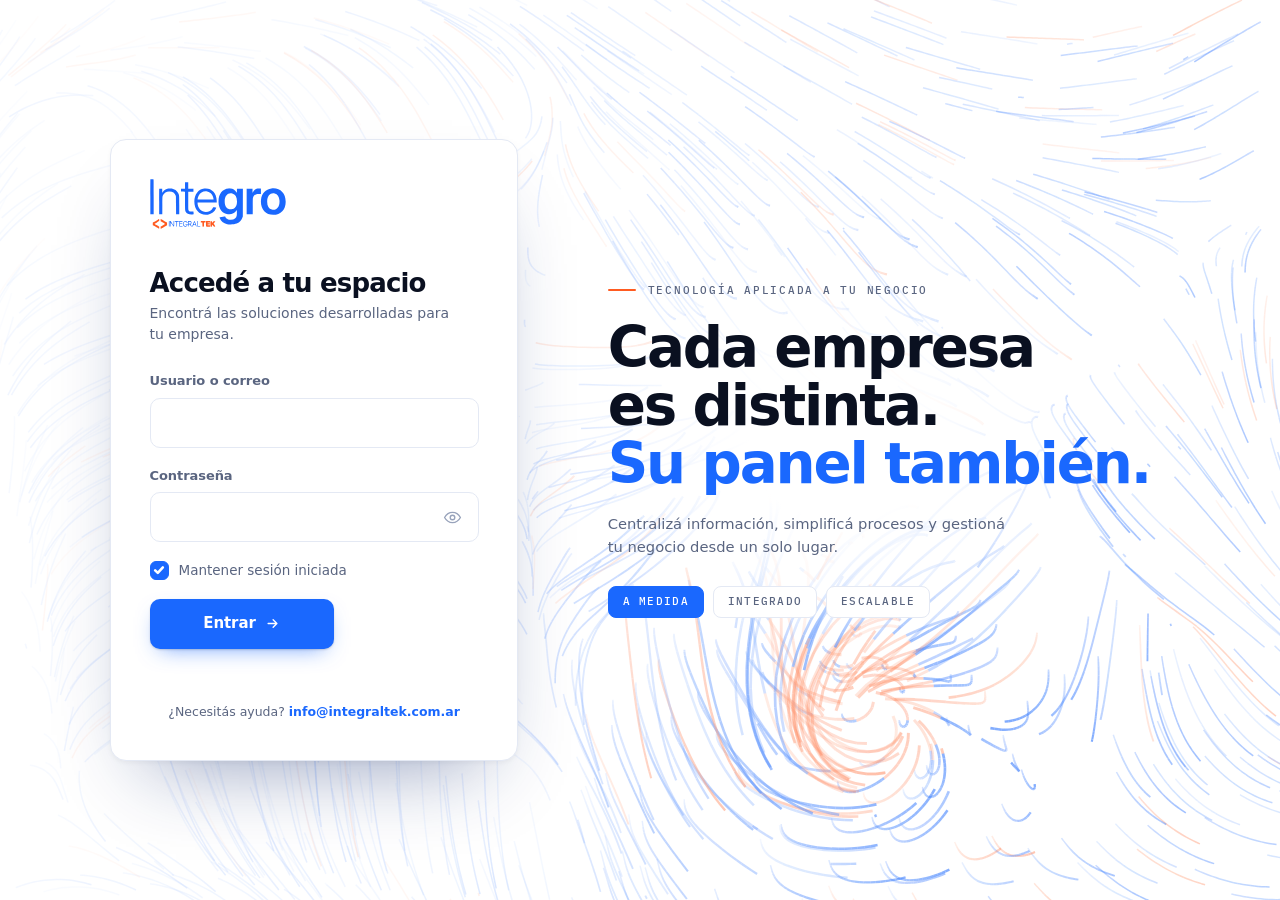
<file: index.html>
<!DOCTYPE html><html lang="es"><head><meta charSet="utf-8"/><meta name="viewport" content="width=device-width, initial-scale=1"/><link rel="stylesheet" href="https://fonts.googleapis.com/css2?family=Inter:wght@300;400;500;600;700&amp;family=IBM+Plex+Mono:wght@400;500&amp;display=swap" data-precedence="default"/><link rel="stylesheet" href="/assets/styles-DW33GcVM.css" data-precedence="default"/><link rel="stylesheet" href="/assets/index-BonA5RdL.css" data-precedence="default"/><link rel="stylesheet" href="/assets/clientes-DkCMvm20.css" data-precedence="default"/><title>Inicio — Integraltek</title><meta name="author" content="Integraltek"/><meta name="description" content="Acceso al escritorio de Integraltek."/><meta property="og:title" content="Inicio — Integraltek"/><meta property="og:description" content="Acceso al escritorio de Integraltek."/><meta property="og:type" content="website"/><meta name="twitter:card" content="summary_large_image"/><link rel="modulepreload" href="/assets/index-DuLY_knW.js"/><link rel="modulepreload" href="/assets/rolldown-runtime-Dd_uD5pT.js"/><link rel="modulepreload" href="/assets/estructura-panel-CsGz5iCw.js"/><link rel="modulepreload" href="/assets/_-BcMJPjgj.js"/><link rel="modulepreload" href="/assets/lazyRouteComponent-DBxi-8gs.js"/><link rel="modulepreload" href="/assets/preload-helper-Czpn1I53.js"/><link rel="modulepreload" href="/assets/tabla-operaciones-DQSLwPVe.js"/><link rel="modulepreload" href="/assets/facturacion-1jDOCpGP.js"/><link rel="preconnect" href="https://fonts.googleapis.com"/><link rel="preconnect" href="https://fonts.gstatic.com" crossorigin="anonymous"/><link rel="icon" href="/favicon.ico" type="image/x-icon"/></head><body><section aria-label="Notifications alt+T" tabindex="-1" aria-live="polite" aria-relevant="additions text" aria-atomic="false" data-react-aria-top-layer="true"></section><script data-tsr-stream-part="">(self.$R=self.$R||{})["tsr"]=[];self.$_TSR={h(){this.hydrated=!0,this.c()},e(){this.streamEnded=!0,this.c()},c(){this.hydrated&&this.streamEnded&&(delete self.$_TSR,delete self.$R.tsr)},p(e){this.initialized?e():this.buffer.push(e)},buffer:[]};$_TSR.router=($R=>$R[0]={manifest:$R[1]={routes:$R[2]={__root__:$R[3]={preloads:$R[4]=["/assets/index-DuLY_knW.js","/assets/rolldown-runtime-Dd_uD5pT.js","/assets/estructura-panel-CsGz5iCw.js","/assets/_-BcMJPjgj.js","/assets/lazyRouteComponent-DBxi-8gs.js","/assets/preload-helper-Czpn1I53.js","/assets/tabla-operaciones-DQSLwPVe.js","/assets/facturacion-1jDOCpGP.js"],scripts:$R[5]=[$R[6]={attrs:$R[7]={type:"module",async:!0,src:"/assets/index-DuLY_knW.js"}}],css:$R[8]=["/assets/index-BonA5RdL.css","/assets/clientes-DkCMvm20.css"]}}},matches:$R[9]=[$R[10]={i:"__root__ ",u:1792864626362,s:"success",ssr:!0}]})($R["tsr"]);$_TSR.e();{let s=document.currentScript,p;while((p=s.previousElementSibling)&&p.hasAttribute('data-tsr-stream-part'))p.remove();s.remove()}</script><script type="module" async="" src="/assets/index-DuLY_knW.js"></script><script>document.currentScript.remove();/*$tsr-stream-boundary*/</script></body></html>
</file>
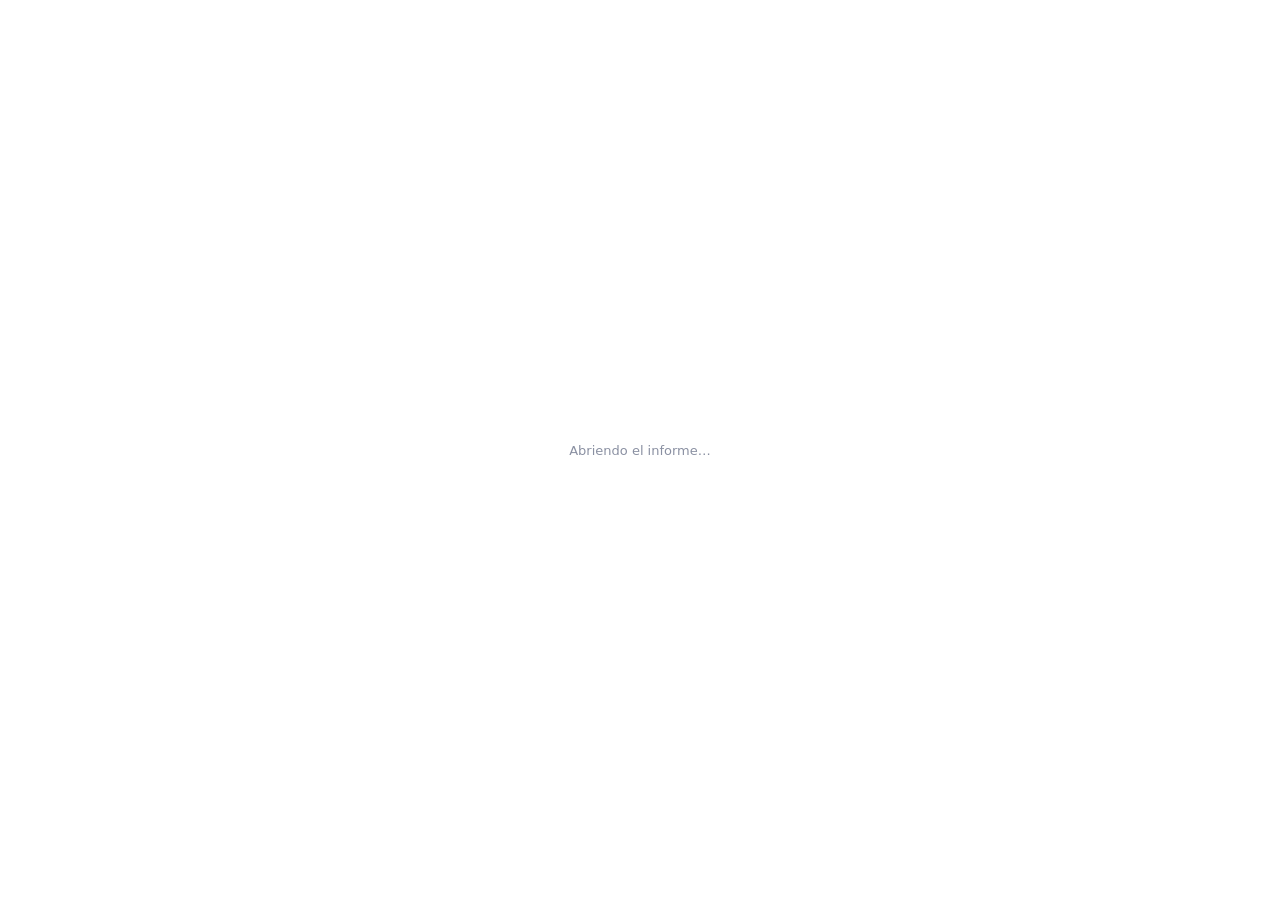
<file: visor-informe.html>
<!doctype html>
<html lang="es">
<head>
<meta charset="utf-8">
<meta name="viewport" content="width=device-width, initial-scale=1">
<title>Informe · Integraltek</title>
<style>html,body{margin:0;height:100%}body{display:grid;place-items:center;font:13px Inter,system-ui,sans-serif;color:#8A90A2;background:transparent}</style>
</head>
<body>
<p>Abriendo el informe…</p>
<script>
/* Visor de los informes de clientes.

   El informe es un HTML de 9 MB con Plotly y sus propios scripts en línea. La CSP
   del panel no los deja correr (y está bien que no), así que se dibuja acá: esta
   página tiene su propia CSP en el .htaccess, y el panel la abre en un <iframe
   sandbox> sin allow-same-origin. Corre en un origen opaco: no ve la sesión, ni
   el localStorage, ni el DOM del panel. Lo único que cruza es el HTML, que manda
   el panel después de bajarlo con la sesión del usuario. */
addEventListener("message", function (e) {
  if (e.source !== parent || !e.data || e.data.tipo !== "itk-informe" || typeof e.data.html !== "string") return;
  // document.open borra este listener: el visor dibuja un solo informe. Para
  // otro, el panel crea otro iframe.
  document.open();
  document.write(e.data.html);
  document.close();
});
parent.postMessage({ tipo: "itk-visor-listo" }, "*");
</script>
</body>
</html>
</file>
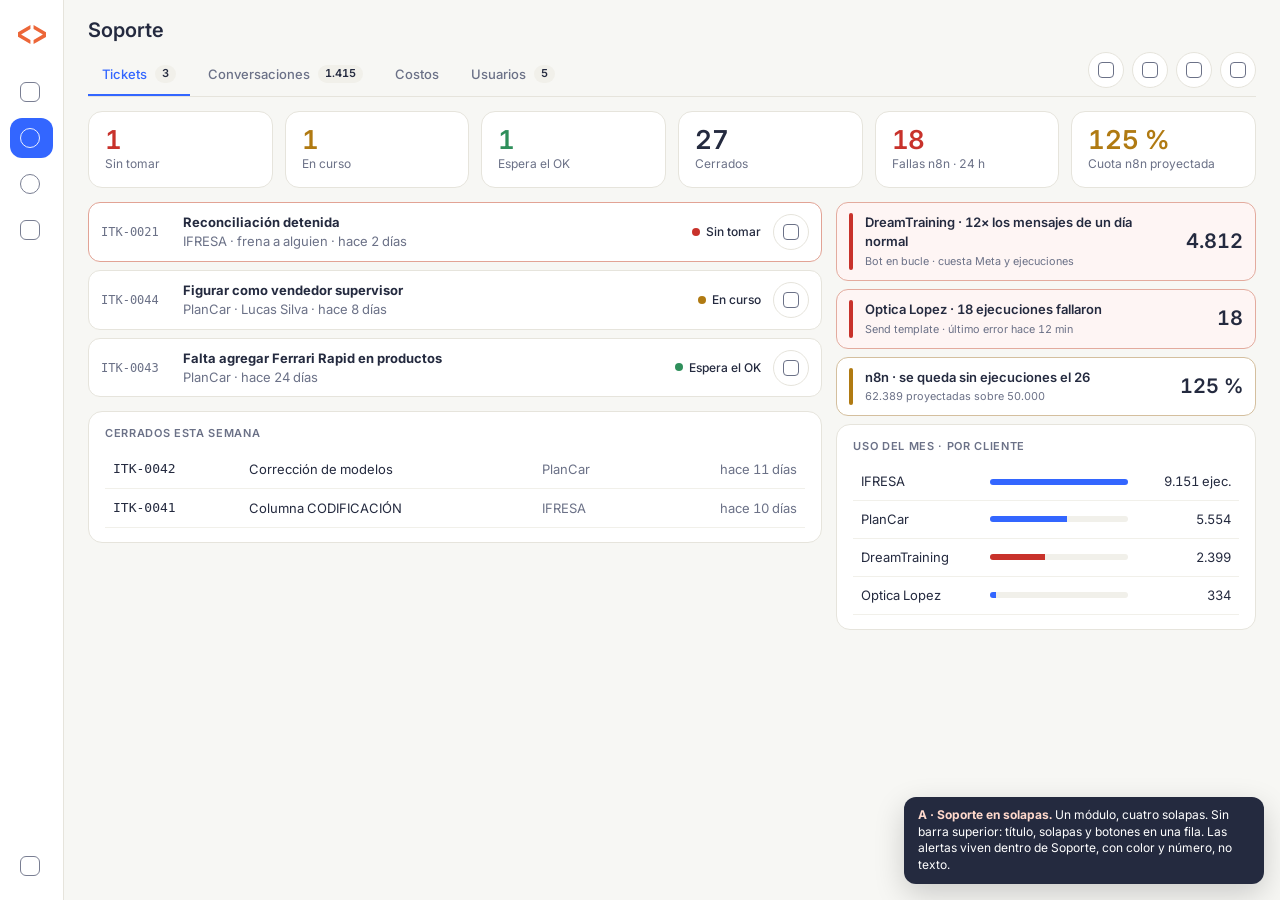
<file: bocetos/a-solapas.html>
<!doctype html>
<html lang="es"><head><meta charset="utf-8"><meta name="viewport" content="width=device-width,initial-scale=1">
<title>A · Soporte en solapas</title><link rel="stylesheet" href="base.css">
<style>
/* Dirección A: un módulo Soporte con solapas. La barra superior desaparece: el título
   y las acciones viven en la misma fila que las solapas. Se ganan ~80 px de alto. */
.encabezado{display:flex;align-items:flex-end;justify-content:space-between;gap:16px;border-bottom:1px solid var(--line)}
.encabezado h1{font-size:20px;font-weight:600;margin:0 0 10px}
.encabezado .solapas{border:0}
.grid{display:grid;grid-template-columns:minmax(0,1.4fr) minmax(300px,.8fr);gap:14px;flex:1;min-height:0}
.lista{display:flex;flex-direction:column;gap:8px}
.fila{display:grid;grid-template-columns:70px 1fr auto auto;gap:12px;align-items:center;padding:10px 12px;border:1px solid var(--line);border-radius:12px;background:var(--card)}
.fila code{font:12px "IBM Plex Mono",monospace;color:var(--muted)}
.fila.frena{border-color:color-mix(in oklab,var(--rojo) 40%,var(--line))}
</style></head><body>
<div class="app">
  <aside class="lateral">
    <div class="logo"><svg viewBox="0 0 1000 678"><polygon points="444,0 0,257 0,422 443,678 444,532 111,339 444,147" fill="#EC6638"/><polygon points="556,0 556,147 889,339 556,533 557,678 999,424 1000,256" fill="#EC6638"/></svg></div>
    <a class="mod" title="Escritorio"><i></i></a>
    <a class="mod on" title="Soporte"><i class="c"></i></a>
    <a class="mod" title="Finanzas"><i class="c"></i></a>
    <a class="mod" title="Informes"><i></i></a>
    <a class="mod" title="Accesos" style="margin-top:auto"><i></i></a>
  </aside>
  <main class="cuerpo">
    <div class="contenido">
      <div class="encabezado">
        <div>
          <h1>Soporte</h1>
          <nav class="solapas"><a class="on">Tickets <b>3</b></a><a>Conversaciones <b>1.415</b></a><a>Costos</a><a>Usuarios <b>5</b></a></nav>
        </div>
        <div class="acciones" style="padding-bottom:8px"><span class="btn" title="Tema"><i></i></span><span class="btn" title="Actualizar"><i></i></span><span class="btn" title="Mejorar el panel"><i></i></span><span class="btn" title="Usuario"><i class="c"></i></span></div>
      </div>

      <section class="kpis">
        <div class="ficha kpi rojo"><strong>1</strong><span>Sin tomar</span></div>
        <div class="ficha kpi ambar"><strong>1</strong><span>En curso</span></div>
        <div class="ficha kpi verde"><strong>1</strong><span>Espera el OK</span></div>
        <div class="ficha kpi"><strong>27</strong><span>Cerrados</span></div>
        <div class="ficha kpi rojo"><strong>18</strong><span>Fallas n8n · 24 h</span></div>
        <div class="ficha kpi ambar"><strong>125 %</strong><span>Cuota n8n proyectada</span></div>
      </section>

      <div class="grid">
        <section class="lista">
          <div class="fila frena"><code>ITK-0021</code><div><strong>Reconciliación detenida</strong><div class="muted">IFRESA · frena a alguien · hace 2 días</div></div><span class="pill rojo">Sin tomar</span><span class="btn" title="Tomar"><i></i></span></div>
          <div class="fila"><code>ITK-0044</code><div><strong>Figurar como vendedor supervisor</strong><div class="muted">PlanCar · Lucas Silva · hace 8 días</div></div><span class="pill ambar">En curso</span><span class="btn" title="Abrir"><i></i></span></div>
          <div class="fila"><code>ITK-0043</code><div><strong>Falta agregar Ferrari Rapid en productos</strong><div class="muted">PlanCar · hace 24 días</div></div><span class="pill verde">Espera el OK</span><span class="btn" title="Abrir"><i></i></span></div>
          <div class="ficha" style="margin-top:6px"><h3>Cerrados esta semana</h3><table><tr><td><code>ITK-0042</code></td><td>Corrección de modelos</td><td class="muted">PlanCar</td><td class="n muted">hace 11 días</td></tr><tr><td><code>ITK-0041</code></td><td>Columna CODIFICACIÓN</td><td class="muted">IFRESA</td><td class="n muted">hace 10 días</td></tr></table></div>
        </section>
        <aside class="lista">
          <div class="alerta rojo"><i></i><div><strong>DreamTraining · 12× los mensajes de un día normal</strong><small>Bot en bucle · cuesta Meta y ejecuciones</small></div><div class="num">4.812</div></div>
          <div class="alerta rojo"><i></i><div><strong>Optica Lopez · 18 ejecuciones fallaron</strong><small>Send template · último error hace 12 min</small></div><div class="num">18</div></div>
          <div class="alerta ambar"><i></i><div><strong>n8n · se queda sin ejecuciones el 26</strong><small>62.389 proyectadas sobre 50.000</small></div><div class="num">125 %</div></div>
          <div class="ficha"><h3>Uso del mes · por cliente</h3>
            <table><tr><td>IFRESA</td><td style="width:40%"><div class="barra-uso"><i style="width:100%"></i></div></td><td class="n">9.151 ejec.</td></tr>
            <tr><td>PlanCar</td><td><div class="barra-uso"><i style="width:56%"></i></div></td><td class="n">5.554</td></tr>
            <tr><td>DreamTraining</td><td><div class="barra-uso rojo"><i style="width:40%"></i></div></td><td class="n">2.399</td></tr>
            <tr><td>Optica Lopez</td><td><div class="barra-uso"><i style="width:4%"></i></div></td><td class="n">334</td></tr></table></div>
        </aside>
      </div>
    </div>
  </main>
</div>
<div class="nota"><b>A · Soporte en solapas.</b> Un módulo, cuatro solapas. Sin barra superior: título, solapas y botones en una fila. Las alertas viven dentro de Soporte, con color y número, no texto.</div>
</body></html>
</file>
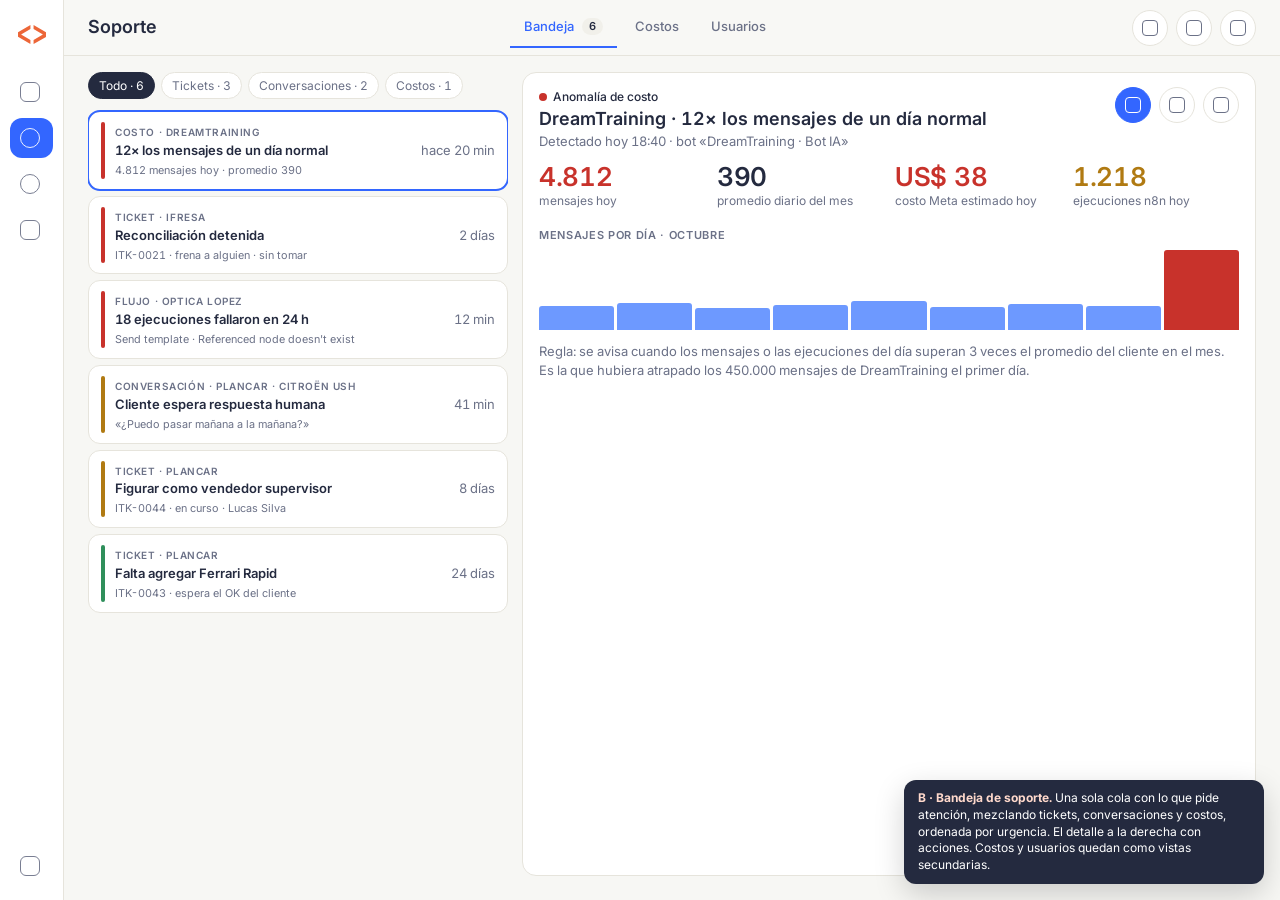
<file: bocetos/b-bandeja.html>
<!doctype html>
<html lang="es"><head><meta charset="utf-8"><meta name="viewport" content="width=device-width,initial-scale=1">
<title>B · Bandeja de soporte</title><link rel="stylesheet" href="base.css">
<style>
/* Dirección B: Soporte es una bandeja única. A la izquierda, todo lo que pide atención
   (tickets, conversaciones sin responder, anomalías de costo) ordenado por urgencia;
   a la derecha, el detalle de lo elegido. Costos y usuarios son vistas secundarias. */
.bandeja{display:grid;grid-template-columns:minmax(320px,420px) minmax(0,1fr);gap:14px;flex:1;min-height:0}
.cola{display:flex;flex-direction:column;gap:6px;overflow:auto}
.filtros{display:flex;gap:6px;flex-wrap:wrap;margin-bottom:6px}
.filtros span{border:1px solid var(--line);border-radius:999px;padding:4px 10px;font-size:12px;background:var(--card);color:var(--muted)}
.filtros span.on{background:var(--ink);color:#fff;border-color:var(--ink)}
.item{display:grid;grid-template-columns:4px 1fr auto;gap:10px;padding:10px 12px;border:1px solid var(--line);border-radius:12px;background:var(--card);align-items:center}
.item>i{height:100%;min-height:36px;border-radius:4px;background:var(--muted)}
.item.rojo>i{background:var(--rojo)}.item.ambar>i{background:var(--ambar)}.item.verde>i{background:var(--verde)}
.item.on{outline:2px solid var(--primary);outline-offset:-1px}
.item .tipo{font:600 10px Inter;letter-spacing:.06em;text-transform:uppercase;color:var(--muted)}
.item strong{display:block;font-weight:600}
.item small{color:var(--muted)}
.detalle{display:flex;flex-direction:column;gap:12px}
.detalle header{display:flex;justify-content:space-between;align-items:flex-start;gap:12px}
.detalle h2{margin:0;font-size:18px;font-weight:600}
.serie{display:flex;align-items:flex-end;gap:3px;height:80px}
.serie i{flex:1;background:color-mix(in oklab,var(--primary) 70%,#fff);border-radius:3px 3px 0 0}
.serie i.hoy{background:var(--rojo)}
</style></head><body>
<div class="app">
  <aside class="lateral">
    <div class="logo"><svg viewBox="0 0 1000 678"><polygon points="444,0 0,257 0,422 443,678 444,532 111,339 444,147" fill="#EC6638"/><polygon points="556,0 556,147 889,339 556,533 557,678 999,424 1000,256" fill="#EC6638"/></svg></div>
    <a class="mod" title="Escritorio"><i></i></a>
    <a class="mod on" title="Soporte"><i class="c"></i></a>
    <a class="mod" title="Finanzas"><i class="c"></i></a>
    <a class="mod" title="Informes"><i></i></a>
    <a class="mod" title="Accesos" style="margin-top:auto"><i></i></a>
  </aside>
  <main class="cuerpo">
    <header class="barra"><h1>Soporte</h1>
      <nav class="solapas" style="border:0"><a class="on">Bandeja <b>6</b></a><a>Costos</a><a>Usuarios</a></nav>
      <div class="acciones"><span class="btn" title="Actualizar"><i></i></span><span class="btn" title="Mejorar el panel"><i></i></span><span class="btn" title="Usuario"><i class="c"></i></span></div>
    </header>
    <div class="contenido">
      <div class="bandeja">
        <section class="cola">
          <div class="filtros"><span class="on">Todo · 6</span><span>Tickets · 3</span><span>Conversaciones · 2</span><span>Costos · 1</span></div>
          <div class="item rojo on"><i></i><div><span class="tipo">Costo · DreamTraining</span><strong>12× los mensajes de un día normal</strong><small>4.812 mensajes hoy · promedio 390</small></div><span class="muted">hace 20 min</span></div>
          <div class="item rojo"><i></i><div><span class="tipo">Ticket · IFRESA</span><strong>Reconciliación detenida</strong><small>ITK-0021 · frena a alguien · sin tomar</small></div><span class="muted">2 días</span></div>
          <div class="item rojo"><i></i><div><span class="tipo">Flujo · Optica Lopez</span><strong>18 ejecuciones fallaron en 24 h</strong><small>Send template · Referenced node doesn't exist</small></div><span class="muted">12 min</span></div>
          <div class="item ambar"><i></i><div><span class="tipo">Conversación · PlanCar · Citroën USH</span><strong>Cliente espera respuesta humana</strong><small>«¿Puedo pasar mañana a la mañana?»</small></div><span class="muted">41 min</span></div>
          <div class="item ambar"><i></i><div><span class="tipo">Ticket · PlanCar</span><strong>Figurar como vendedor supervisor</strong><small>ITK-0044 · en curso · Lucas Silva</small></div><span class="muted">8 días</span></div>
          <div class="item verde"><i></i><div><span class="tipo">Ticket · PlanCar</span><strong>Falta agregar Ferrari Rapid</strong><small>ITK-0043 · espera el OK del cliente</small></div><span class="muted">24 días</span></div>
        </section>
        <section class="ficha detalle">
          <header><div><span class="pill rojo">Anomalía de costo</span><h2>DreamTraining · 12× los mensajes de un día normal</h2><div class="muted">Detectado hoy 18:40 · bot «DreamTraining · Bot IA»</div></div>
            <div class="acciones"><span class="btn p" title="Pausar el flujo en n8n"><i></i></span><span class="btn" title="Abrir conversaciones"><i></i></span><span class="btn" title="Crear ticket"><i></i></span></div></header>
          <div class="kpis"><div class="kpi rojo"><strong>4.812</strong><span>mensajes hoy</span></div><div class="kpi"><strong>390</strong><span>promedio diario del mes</span></div><div class="kpi rojo"><strong>US$ 38</strong><span>costo Meta estimado hoy</span></div><div class="kpi ambar"><strong>1.218</strong><span>ejecuciones n8n hoy</span></div></div>
          <div><h3 style="font:600 11px Inter;letter-spacing:.06em;text-transform:uppercase;color:var(--muted);margin:6px 0 8px">Mensajes por día · octubre</h3>
            <div class="serie"><i style="height:30%"></i><i style="height:34%"></i><i style="height:28%"></i><i style="height:31%"></i><i style="height:36%"></i><i style="height:29%"></i><i style="height:33%"></i><i style="height:30%"></i><i class="hoy" style="height:100%"></i></div></div>
          <p class="muted" style="margin:0">Regla: se avisa cuando los mensajes o las ejecuciones del día superan 3 veces el promedio del cliente en el mes. Es la que hubiera atrapado los 450.000 mensajes de DreamTraining el primer día.</p>
        </section>
      </div>
    </div>
  </main>
</div>
<div class="nota"><b>B · Bandeja de soporte.</b> Una sola cola con lo que pide atención, mezclando tickets, conversaciones y costos, ordenada por urgencia. El detalle a la derecha con acciones. Costos y usuarios quedan como vistas secundarias.</div>
</body></html>
</file>
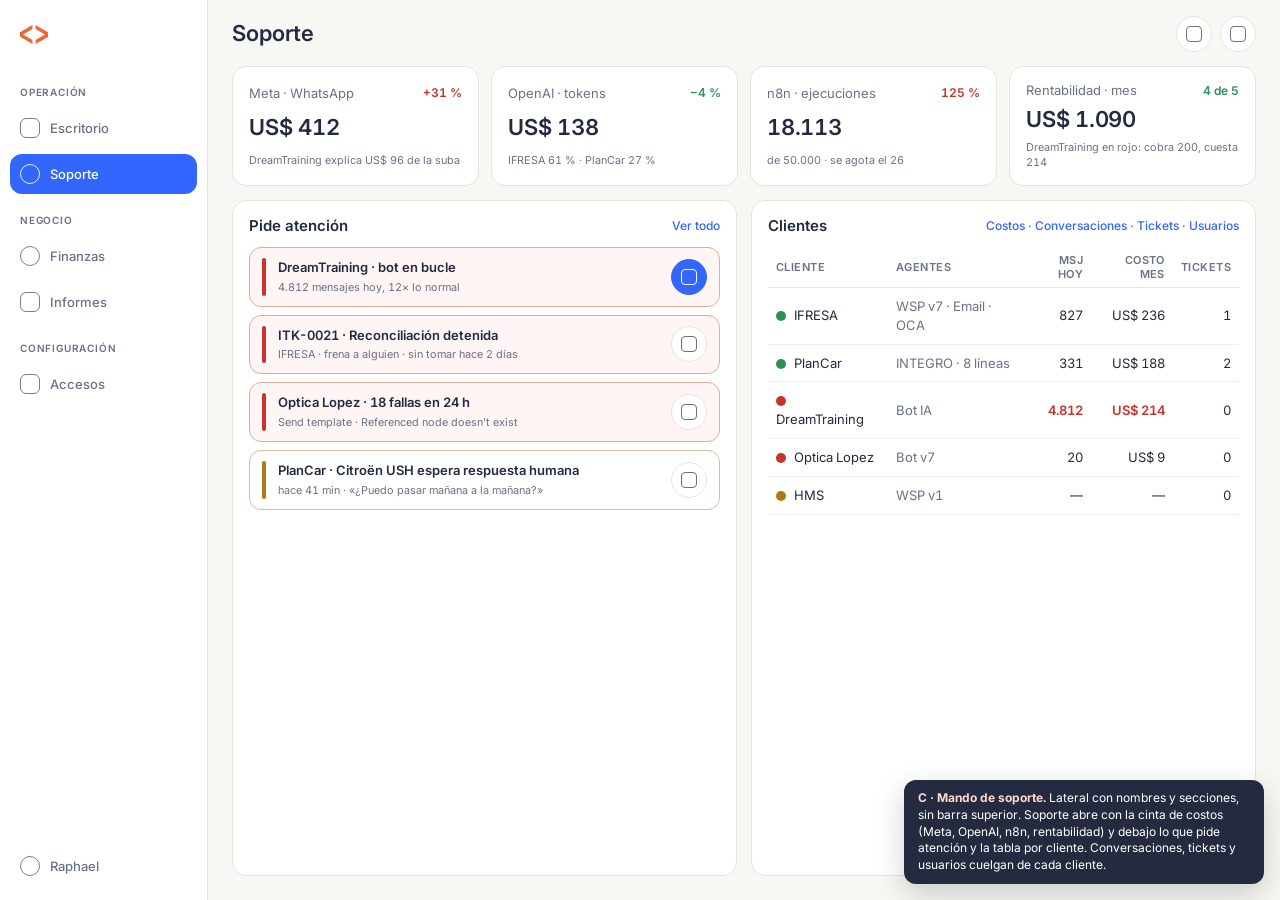
<file: bocetos/c-mando.html>
<!doctype html>
<html lang="es"><head><meta charset="utf-8"><meta name="viewport" content="width=device-width,initial-scale=1">
<title>C · Mando de soporte</title><link rel="stylesheet" href="base.css">
<style>
/* Dirección C: lateral con nombres y secciones (Operación / Negocio / Configuración),
   sin barra superior. Soporte abre con una cinta fija de costos del mes (Meta, OpenAI,
   n8n) y debajo el trabajo del día. El foco inicial que pidió Agustín: soporte + costos. */
.app{--lateral:208px}
.cinta{display:grid;grid-template-columns:repeat(4,1fr);gap:12px}
.cinta .ficha{display:grid;grid-template-columns:1fr auto;gap:4px 12px;align-items:center}
.cinta strong{font-size:22px;font-weight:600;letter-spacing:-.01em}
.cinta .delta{font-size:12px;font-weight:600;color:var(--verde)}.cinta .delta.mal{color:var(--rojo)}
.cinta small{grid-column:1/-1;color:var(--muted)}
.dos{display:grid;grid-template-columns:minmax(0,1fr) minmax(0,1fr);gap:14px;flex:1;min-height:0}
.ficha h2{margin:0 0 10px;font-size:15px;font-weight:600;display:flex;justify-content:space-between;align-items:center}
.ficha h2 a{font-size:12px;color:var(--primary);font-weight:500;text-decoration:none}
.estado{display:inline-block;width:10px;height:10px;border-radius:50%;background:var(--verde);margin-right:8px;vertical-align:-1px}
.estado.rojo{background:var(--rojo)}.estado.ambar{background:var(--ambar)}
.titulo-pagina{display:flex;justify-content:space-between;align-items:center}
.titulo-pagina h1{margin:0;font-size:22px;font-weight:600}
</style></head><body>
<div class="app">
  <aside class="lateral">
    <div class="logo" style="margin-left:4px"><svg viewBox="0 0 1000 678"><polygon points="444,0 0,257 0,422 443,678 444,532 111,339 444,147" fill="#EC6638"/><polygon points="556,0 556,147 889,339 556,533 557,678 999,424 1000,256" fill="#EC6638"/></svg></div>
    <div class="seccion">Operación</div>
    <a class="mod"><i></i>Escritorio</a>
    <a class="mod on"><i class="c"></i>Soporte</a>
    <div class="seccion">Negocio</div>
    <a class="mod"><i class="c"></i>Finanzas</a>
    <a class="mod"><i></i>Informes</a>
    <div class="seccion">Configuración</div>
    <a class="mod"><i></i>Accesos</a>
    <a class="mod" style="margin-top:auto"><i class="c"></i>Raphael</a>
  </aside>
  <main class="cuerpo">
    <div class="contenido">
      <div class="titulo-pagina"><h1>Soporte</h1><div class="acciones"><span class="btn" title="Actualizar"><i></i></span><span class="btn" title="Mejorar el panel"><i></i></span></div></div>

      <section class="cinta">
        <div class="ficha"><span class="muted">Meta · WhatsApp</span><span class="delta mal">+31 %</span><strong>US$ 412</strong><span></span><small>DreamTraining explica US$ 96 de la suba</small></div>
        <div class="ficha"><span class="muted">OpenAI · tokens</span><span class="delta">−4 %</span><strong>US$ 138</strong><span></span><small>IFRESA 61 % · PlanCar 27 %</small></div>
        <div class="ficha"><span class="muted">n8n · ejecuciones</span><span class="delta mal">125 %</span><strong>18.113</strong><span></span><small>de 50.000 · se agota el 26</small></div>
        <div class="ficha"><span class="muted">Rentabilidad · mes</span><span class="delta">4 de 5</span><strong>US$ 1.090</strong><span></span><small>DreamTraining en rojo: cobra 200, cuesta 214</small></div>
      </section>

      <div class="dos">
        <section class="ficha">
          <h2>Pide atención <a>Ver todo</a></h2>
          <div class="alerta rojo" style="margin-bottom:8px"><i></i><div><strong>DreamTraining · bot en bucle</strong><small>4.812 mensajes hoy, 12× lo normal</small></div><div class="acciones"><span class="btn p" title="Pausar flujo"><i></i></span></div></div>
          <div class="alerta rojo" style="margin-bottom:8px"><i></i><div><strong>ITK-0021 · Reconciliación detenida</strong><small>IFRESA · frena a alguien · sin tomar hace 2 días</small></div><div class="acciones"><span class="btn" title="Tomar"><i></i></span></div></div>
          <div class="alerta rojo" style="margin-bottom:8px"><i></i><div><strong>Optica Lopez · 18 fallas en 24 h</strong><small>Send template · Referenced node doesn't exist</small></div><div class="acciones"><span class="btn" title="Ver flujo"><i></i></span></div></div>
          <div class="alerta ambar"><i></i><div><strong>PlanCar · Citroën USH espera respuesta humana</strong><small>hace 41 min · «¿Puedo pasar mañana a la mañana?»</small></div><div class="acciones"><span class="btn" title="Abrir conversación"><i></i></span></div></div>
        </section>
        <section class="ficha">
          <h2>Clientes <a>Costos · Conversaciones · Tickets · Usuarios</a></h2>
          <table>
            <tr><th>Cliente</th><th>Agentes</th><th class="n">Msj hoy</th><th class="n">Costo mes</th><th class="n">Tickets</th></tr>
            <tr><td><span class="estado"></span>IFRESA</td><td class="muted">WSP v7 · Email · OCA</td><td class="n">827</td><td class="n">US$ 236</td><td class="n">1</td></tr>
            <tr><td><span class="estado"></span>PlanCar</td><td class="muted">INTEGRO · 8 líneas</td><td class="n">331</td><td class="n">US$ 188</td><td class="n">2</td></tr>
            <tr><td><span class="estado rojo"></span>DreamTraining</td><td class="muted">Bot IA</td><td class="n" style="color:var(--rojo);font-weight:600">4.812</td><td class="n" style="color:var(--rojo);font-weight:600">US$ 214</td><td class="n">0</td></tr>
            <tr><td><span class="estado rojo"></span>Optica Lopez</td><td class="muted">Bot v7</td><td class="n">20</td><td class="n">US$ 9</td><td class="n">0</td></tr>
            <tr><td><span class="estado ambar"></span>HMS</td><td class="muted">WSP v1</td><td class="n">—</td><td class="n">—</td><td class="n">0</td></tr>
          </table>
        </section>
      </div>
    </div>
  </main>
</div>
<div class="nota"><b>C · Mando de soporte.</b> Lateral con nombres y secciones, sin barra superior. Soporte abre con la cinta de costos (Meta, OpenAI, n8n, rentabilidad) y debajo lo que pide atención y la tabla por cliente. Conversaciones, tickets y usuarios cuelgan de cada cliente.</div>
</body></html>
</file>
<file: assets/index-BonA5RdL.css>
.ig-login{--ig-azul:#1a68fe;--ig-azul-osc:#0f4bc7;--ig-naranja:#ff5b21;--ig-naranja-suave:#ffede5;--ig-papel:#fff;--ig-papel-2:#f7f9fd;--ig-tinta:#0a1020;--ig-tinta-2:#5a6580;--ig-tinta-3:#98a3bb;--ig-linea:#e4e9f4;--ig-ok:#0e9f6e;--ig-error:#dc2b2b;--ig-r-ficha:16px;--ig-r-ctrl:10px;--ig-r-chip:8px;--ig-f-display:"Familjen Grotesk","Segoe UI",system-ui,-apple-system,sans-serif;--ig-f-body:"Instrument Sans","Segoe UI",system-ui,-apple-system,sans-serif;--ig-f-mono:"IBM Plex Mono",ui-monospace,"SFMono-Regular",Menlo,monospace;background:var(--ig-papel);min-height:100dvh;color:var(--ig-tinta);font-family:var(--ig-f-body);-webkit-font-smoothing:antialiased;cursor:crosshair;grid-template-columns:minmax(0,1fr) minmax(0,1.3fr);align-items:center;font-size:14px;display:grid;position:relative;overflow:hidden}.ig-login *,.ig-login :before,.ig-login :after{box-sizing:border-box}.ig-lienzo{width:100%;height:100%;display:block;position:absolute;inset:0}.ig-velo{z-index:1;pointer-events:none;background:linear-gradient(100deg, color-mix(in srgb,var(--ig-papel) 82%,transparent) 10%, color-mix(in srgb,var(--ig-papel) 62%,transparent) 40%, color-mix(in srgb,var(--ig-papel) 30%,transparent) 66%, transparent 86%);position:absolute;inset:0}.ig-ficha{z-index:3;background:var(--ig-papel);border:1px solid var(--ig-linea);border-radius:var(--ig-r-ficha);cursor:auto;flex-direction:column;justify-self:end;gap:26px;width:min(408px,100%);margin:clamp(20px,3vw,52px);padding:clamp(28px,3vw,40px);display:flex;position:relative;box-shadow:0 2px 4px #0a10200a,0 40px 80px -38px #0e286e75}.ig-logo{width:136px;height:auto;display:block}.ig-logo .ig-lg-b{fill:var(--ig-azul)}.ig-logo .ig-lg-o{fill:var(--ig-naranja)}.ig-titulo{font-family:var(--ig-f-display);letter-spacing:-.032em;color:var(--ig-tinta);margin:14px 0 6px;font-size:26px;font-weight:700;line-height:1.1}.ig-bajada{color:var(--ig-tinta-2);margin:0;font-size:14px;line-height:1.5}.ig-form{flex-direction:column;gap:18px;display:flex}.ig-campo{gap:7px;display:grid;position:relative}.ig-campo label{color:var(--ig-tinta-2);letter-spacing:-.005em;order:-1;font-size:13px;font-weight:600}.ig-campo input{border:1px solid var(--ig-linea);border-radius:var(--ig-r-ctrl);background:var(--ig-papel);width:100%;height:50px;font:inherit;color:var(--ig-tinta);padding:0 14px;font-size:15px;transition:border-color .18s,box-shadow .18s}.ig-campo--clave input{padding-right:48px}.ig-campo input::placeholder{color:var(--ig-tinta-3)}.ig-campo input:hover{border-color:#cbd5e9}.ig-campo input:focus{border-color:var(--ig-azul);box-shadow:0 0 0 4px color-mix(in srgb,var(--ig-azul) 14%,transparent);outline:none}.ig-campo.ig-mal input{border-color:var(--ig-error);box-shadow:0 0 0 4px color-mix(in srgb,var(--ig-error) 12%,transparent)}.ig-ojo{cursor:pointer;width:42px;height:50px;color:var(--ig-tinta-3);border-radius:var(--ig-r-chip);background:0 0;border:0;place-items:center;transition:color .16s,background .16s;display:grid;position:absolute;bottom:0;right:5px}.ig-ojo:hover{color:var(--ig-tinta-2);background:var(--ig-papel-2)}.ig-ojo:focus-visible{outline:3px solid color-mix(in srgb,var(--ig-azul) 45%,transparent);outline-offset:-2px}.ig-ojo svg{width:19px;height:19px}.ig-ojo .ig-off{display:none}.ig-ojo[aria-pressed=true]{color:var(--ig-azul)}.ig-ojo[aria-pressed=true] .ig-on{display:none}.ig-ojo[aria-pressed=true] .ig-off{display:block}.ig-check{cursor:pointer;-webkit-user-select:none;user-select:none;color:var(--ig-tinta-2);align-items:center;gap:10px;font-size:13.5px;display:flex}.ig-check input{opacity:0;width:0;height:0;position:absolute}.ig-check .ig-caja{border:1.5px solid var(--ig-tinta-3);background:var(--ig-papel);border-radius:6px;flex:none;place-items:center;width:19px;height:19px;transition:background .18s,border-color .18s;display:grid}.ig-check .ig-caja svg{fill:none;stroke:#fff;stroke-width:3px;stroke-linecap:round;stroke-linejoin:round;stroke-dasharray:16;stroke-dashoffset:16px;width:12px;height:12px;transition:stroke-dashoffset .22s 40ms}.ig-check input:checked+.ig-caja{background:var(--ig-azul);border-color:var(--ig-azul)}.ig-check input:checked+.ig-caja svg{stroke-dashoffset:0}.ig-check input:focus-visible+.ig-caja{box-shadow:0 0 0 4px color-mix(in srgb,var(--ig-azul) 18%,transparent)}.ig-entrar{border-radius:var(--ig-r-ctrl);background:var(--ig-azul);color:#fff;height:50px;font-family:var(--ig-f-body);letter-spacing:-.005em;cursor:pointer;box-shadow:0 1px 2px #0a102029, 0 8px 22px -10px color-mix(in srgb,var(--ig-azul) 70%,transparent);border:0;align-self:start;place-items:center;padding:0 24px;font-size:15px;font-weight:600;transition:transform .16s cubic-bezier(.2,.8,.2,1),box-shadow .22s,background .18s;display:grid;position:relative;overflow:hidden}.ig-entrar:hover{background:var(--ig-azul-osc);box-shadow:0 2px 4px #0a10202e, 0 14px 30px -12px color-mix(in srgb,var(--ig-azul) 85%,transparent)}.ig-entrar:active{transform:translateY(1px)}.ig-entrar:focus-visible{outline:3px solid color-mix(in srgb,var(--ig-azul) 45%,transparent);outline-offset:2px}.ig-entrar:disabled{cursor:default}.ig-entrar span{grid-area:1/1;align-items:center;gap:9px;transition:opacity .2s,transform .28s cubic-bezier(.3,1.2,.4,1);display:flex}.ig-entrar .ig-cargando,.ig-entrar .ig-listo{opacity:0;transform:translateY(9px)}.ig-entrar[data-estado=cargando] .ig-texto,.ig-entrar[data-estado=listo] .ig-texto{opacity:0;transform:translateY(-9px)}.ig-entrar[data-estado=cargando] .ig-cargando{opacity:1;transform:none}.ig-entrar[data-estado=listo]{background:var(--ig-ok);box-shadow:0 8px 22px -10px color-mix(in srgb,var(--ig-ok) 70%,transparent)}.ig-entrar[data-estado=listo] .ig-listo{opacity:1;transform:none}.ig-flecha{transition:transform .22s cubic-bezier(.2,.8,.2,1)}.ig-entrar:hover .ig-flecha{transform:translate(3px)}.ig-spin{border:2px solid #ffffff59;border-top-color:#fff;border-radius:50%;width:17px;height:17px;animation:.7s linear infinite ig-gira}@keyframes ig-gira{to{transform:rotate(360deg)}}.ig-mensaje{min-height:18px;color:var(--ig-error);opacity:0;margin:0;font-size:12.5px;font-weight:500;transition:opacity .2s,transform .2s;transform:translateY(-3px)}.ig-mensaje.ig-ver{opacity:1;transform:none}.ig-mensaje.ig-neutro{color:var(--ig-tinta-2);font-weight:400}.ig-marca{z-index:2;pointer-events:none;justify-self:start;max-width:min(560px,100%);margin:clamp(20px,4vw,64px) clamp(20px,4vw,72px);position:relative}.ig-marca:before{content:"";z-index:-1;background:radial-gradient(closest-side ellipse at 42% 50%, var(--ig-papel) 0%, var(--ig-papel) 34%, color-mix(in srgb,var(--ig-papel) 72%,transparent) 68%, transparent 100%);position:absolute;inset:clamp(-28px,-4vw,-56px) clamp(-32px,-5vw,-72px)}.ig-marca-ojo{font-family:var(--ig-f-mono);letter-spacing:.16em;text-transform:uppercase;color:var(--ig-tinta-2);align-items:center;gap:12px;margin:0 0 clamp(14px,1.6vw,22px);font-size:11px;font-weight:500;display:flex}.ig-marca-raya{background:var(--ig-naranja);border-radius:2px;flex:none;width:28px;height:2px}.ig-marca-titulo{font-family:var(--ig-f-display);letter-spacing:-.038em;color:var(--ig-tinta);margin:0 0 clamp(14px,1.6vw,20px);font-size:clamp(34px,4.4vw,58px);font-weight:700;line-height:1.03}.ig-marca-azul{color:var(--ig-azul)}.ig-marca-bajada{max-width:44ch;color:var(--ig-tinta-2);margin:0 0 clamp(18px,2.2vw,28px);font-size:clamp(14px,1.15vw,16.5px);line-height:1.55}.ig-marca-chips{flex-wrap:wrap;gap:9px;margin:0;padding:0;list-style:none;display:flex}.ig-chip{border-radius:var(--ig-r-chip);border:1px solid var(--ig-linea);background:var(--ig-papel);font-family:var(--ig-f-mono);letter-spacing:.12em;text-transform:uppercase;color:var(--ig-tinta-2);padding:7px 14px;font-size:10.5px;font-weight:500}.ig-chip--lleno{background:var(--ig-azul);border-color:var(--ig-azul);color:#fff}.ig-marca-chips .ig-chip{--ig-luz:var(--ig-azul);animation:6s cubic-bezier(.4,0,.2,1) infinite ig-turno}.ig-marca-chips .ig-chip:nth-child(2){--ig-luz:var(--ig-naranja);animation-delay:2s}.ig-marca-chips .ig-chip:nth-child(3){animation-delay:4s}@keyframes ig-turno{0%,45%,to{background:var(--ig-papel);border-color:var(--ig-linea);color:var(--ig-tinta-2)}7%,28%{background:var(--ig-luz);border-color:var(--ig-luz);color:#fff}}.ig-ayuda{text-align:center;color:var(--ig-tinta-2);margin:0;font-size:12.5px}.ig-ayuda a{color:var(--ig-azul);font-weight:600;text-decoration:none}.ig-ayuda a:hover{text-decoration:underline}.ig-login.ig-yendo{cursor:default}.ig-login.ig-yendo .ig-form{pointer-events:none}.ig-login.ig-despide .ig-marca,.ig-login.ig-despide .ig-titulo,.ig-login.ig-despide .ig-bajada,.ig-login.ig-despide .ig-campo,.ig-login.ig-despide .ig-check,.ig-login.ig-despide .ig-ayuda{opacity:0;transition:opacity .3s,transform .3s;transform:translateY(-6px)}.ig-login.ig-despide .ig-entrar{opacity:1;transform:none}.ig-login.ig-despide .ig-ficha{opacity:0;transition:opacity .45s .5s,transform .45s .5s;transform:translateY(-8px)scale(.985)}@media (prefers-reduced-motion:reduce){.ig-login.ig-despide .ig-marca,.ig-login.ig-despide .ig-titulo,.ig-login.ig-despide .ig-bajada,.ig-login.ig-despide .ig-campo,.ig-login.ig-despide .ig-check,.ig-login.ig-despide .ig-ayuda{transition:none}}.ig-login.ig-yendo .ig-ficha{transition:transform .64s cubic-bezier(.34,0,.22,1),opacity .3s;transform:scale(.968)}.ig-login.ig-estalla .ig-ficha{opacity:0;transition:transform .32s cubic-bezier(.18,.72,.3,1),opacity .28s;transform:scale(1.07)}@media (width<=980px){.ig-login{cursor:auto;grid-template-columns:1fr;justify-items:center}.ig-ficha{order:2;justify-self:center}.ig-marca{text-align:center;order:1;justify-self:center;margin:clamp(28px,7vw,44px) 24px 0}.ig-marca-ojo{justify-content:center}.ig-marca-titulo{font-size:clamp(28px,7.4vw,36px)}.ig-marca-bajada{max-width:38ch;margin-left:auto;margin-right:auto}.ig-marca-chips{justify-content:center}}@media (prefers-reduced-motion:reduce){.ig-login *,.ig-login :before,.ig-login :after{transition-duration:60ms!important;animation-duration:.001ms!important;animation-iteration-count:1!important}}
</file>
<file: assets/clientes-DkCMvm20.css>
.emitir-campos{border:0;gap:16px;min-width:0;margin:0;padding:0;display:grid}.emitir-campos>*,.emitir-campos .campo,.emitir-campos .campo-fila{min-width:0}.emitir-campos .sepi-par{grid-template-columns:repeat(2,minmax(0,1fr))}.emitir-campos .campo-fila{flex-wrap:wrap}.emitir-campos .campo input,.emitir-campos .campo select{width:100%;min-width:0}.emitir-campos .campo-mensaje{flex-basis:100%}@media (width<=600px){.emitir-campos .sepi-par{grid-template-columns:minmax(0,1fr)}}@media (width<=700px){.emitir-campos .emitir-item select{grid-column:1/3}}.emitir-cotizacion{border-block:1px solid var(--border);min-width:0;padding-block:12px}.emitir-cotizacion .sepi-par{align-items:end}.emitir-cotizacion p{overflow-wrap:anywhere;margin:8px 0 0;font-size:12px;line-height:1.5}.clientes-lateral{width:min(520px,100vw - 32px)}.cliente-campos{border:0;gap:16px;min-width:0;padding:0;display:grid}.cliente-campos p{margin:0;font-size:12px;line-height:1.5}.cliente-activo{align-items:center;gap:8px;font-size:14px;display:flex}.cliente-acceso{flex-wrap:wrap;align-items:baseline;gap:6px 12px;font-size:13px;display:flex}.cliente-acceso a{color:var(--primary);text-underline-offset:3px;text-decoration:underline}.cliente-acceso small,.cliente-correo{color:var(--muted-foreground);overflow-wrap:anywhere;font-size:12px}.clientes-listado .tabla-scroll{overflow-x:auto}.clientes-listado td{overflow-wrap:anywhere;max-width:290px}.clientes-listado table{min-width:840px}.clientes-listado th,.clientes-listado td{text-align:left;min-width:0;display:table-cell}.clientes-listado th:first-child,.clientes-listado td:first-child{text-align:center;width:54px}.clientes-listado th:last-child,.clientes-listado td:last-child{text-align:center;width:48px}.clientes-listado tbody tr{cursor:pointer}.clientes-listado tbody tr:hover{background:var(--muted)}.importar-items{border-bottom:1px solid var(--border);min-width:0;max-width:100%;margin-bottom:12px;padding:0 0 14px}.importar-items>small{color:var(--muted-foreground);margin-top:8px;font-size:12px;display:block}.importar-controles{flex-wrap:wrap;align-items:end;gap:8px;display:flex}.importar-controles label{gap:6px;font-size:12px;display:grid}.importar-vista h3{overflow-wrap:anywhere;margin:14px 0 8px;font-size:14px}.importar-vista .tabla-scroll{min-width:0;max-width:100%;max-height:260px;margin-bottom:12px}.importar-vista{min-width:0;max-width:100%}.emitir-form,.emitir-form .formulario,.emitir-items{min-width:0}.importar-tabla{min-width:590px}.importar-tabla th,.importar-tabla td{text-align:left;min-width:0;display:table-cell}.importar-tabla td:first-child{width:42px}.importar-tabla td:last-child{white-space:normal;max-width:240px}.clientes-listado tr:focus-visible{outline:2px solid var(--primary);outline-offset:-2px}.ficha-cliente .campo-fila>input,.ficha-cliente .campo-fila>select{min-width:0}.emitir-grupo{gap:14px;display:grid}.emitir-grupo+.emitir-grupo{border-top:1px solid var(--border);margin-top:4px;padding-top:18px}.emitir-grupo-tit{font:600 12px var(--font-sans);text-transform:uppercase;letter-spacing:.6px;color:var(--muted-foreground);margin:0}.emitir-iva-global{align-items:center;gap:8px;margin-left:auto;font-weight:400;display:inline-flex}.emitir-iva-global label{color:var(--muted-foreground);white-space:nowrap;align-items:center;gap:6px;font-size:12px;display:inline-flex}.emitir-iva-global select{border:1px solid var(--border);background:var(--card);width:auto;min-width:76px;height:32px;color:var(--foreground);font:inherit;border-radius:8px;padding:0 8px;font-size:13px}.emitir-items-nota{color:var(--muted-foreground);margin:0;font-size:12px}.cotiz-input{align-items:center;gap:8px;display:flex}.cotiz-input input{flex:1;min-width:0}.girando{animation:.8s linear infinite girar}@keyframes girar{to{transform:rotate(360deg)}}.emitir-enviar{align-items:center;gap:8px;font-size:14px;display:inline-flex}@media (width<=600px){.ficha-cliente .sepi-par{grid-template-columns:minmax(0,1fr)}}
</file>
<file: bocetos/base.css>
/* Bocetos del módulo Soporte consolidado (reunión 09/10/2026).
   Tokens del panel v3: Inter, #3366FF, #EC6638, fondo cálido, tarjetas blancas.
   Son bocetos de estructura, no pantallas finales: los íconos son marcadores. */
@import url('https://fonts.googleapis.com/css2?family=Inter:wght@400;500;600;700&display=swap');
:root{--bg:#F7F7F4;--card:#fff;--ink:#242A3F;--muted:#6B7187;--line:#E6E4DC;--soft:#F1F0EA;--primary:#3366FF;--accent:#EC6638;--rojo:#C8322B;--ambar:#B07A12;--verde:#2F8F5B;--r:14px}
*{box-sizing:border-box}html,body{margin:0;height:100%}
body{font:13px/1.45 Inter,system-ui,sans-serif;color:var(--ink);background:var(--bg);font-variant-numeric:tabular-nums}
.app{display:grid;grid-template-columns:var(--lateral,64px) 1fr;min-height:100vh}
.lateral{background:var(--card);border-right:1px solid var(--line);padding:14px 10px;display:flex;flex-direction:column;gap:6px}
.logo{width:40px;height:40px;display:grid;place-items:center;margin:0 auto 12px}
.logo svg{width:28px;height:19px}
.mod{display:flex;align-items:center;gap:10px;height:40px;border-radius:12px;padding:0 10px;color:var(--muted);font-weight:500;white-space:nowrap}
.mod.on{background:var(--primary);color:#fff}
.mod i{width:20px;height:20px;border-radius:6px;border:1.6px solid currentColor;display:inline-block;flex:none;opacity:.9}
.mod i.c{border-radius:50%}
.seccion{font:600 10px Inter;letter-spacing:.08em;text-transform:uppercase;color:var(--muted);margin:14px 0 4px 10px}
.cuerpo{min-width:0;display:flex;flex-direction:column}
.barra{height:56px;display:flex;align-items:center;justify-content:space-between;padding:0 24px;border-bottom:1px solid var(--line);background:color-mix(in oklab,var(--bg) 88%,#fff)}
.barra h1{font-size:18px;font-weight:600;margin:0}
.acciones{display:flex;gap:8px}
.btn{width:36px;height:36px;border-radius:999px;border:1px solid var(--line);background:var(--card);display:grid;place-items:center;color:var(--muted)}
.btn.p{background:var(--primary);border-color:var(--primary);color:#fff}
.btn i{width:16px;height:16px;border:1.6px solid currentColor;border-radius:4px;display:block}
.contenido{padding:16px 24px 24px;flex:1;min-height:0;display:flex;flex-direction:column;gap:14px}
.solapas{display:flex;gap:4px;border-bottom:1px solid var(--line)}
.solapas a{padding:10px 14px;color:var(--muted);font-weight:500;border-bottom:2px solid transparent;text-decoration:none;display:flex;gap:8px;align-items:center}
.solapas a.on{color:var(--primary);border-color:var(--primary)}
.solapas b{font-weight:600;font-size:11px;background:var(--soft);border-radius:999px;padding:1px 7px;color:var(--ink)}
.ficha{background:var(--card);border:1px solid var(--line);border-radius:var(--r);padding:14px 16px}
.ficha h3{margin:0 0 10px;font:600 11px Inter;letter-spacing:.06em;text-transform:uppercase;color:var(--muted)}
.kpis{display:grid;grid-template-columns:repeat(auto-fit,minmax(150px,1fr));gap:12px}
.kpi strong{display:block;font-size:26px;font-weight:600;letter-spacing:-.01em;line-height:1.1}
.kpi span{color:var(--muted);font-size:12px}
.kpi.rojo strong{color:var(--rojo)}.kpi.ambar strong{color:var(--ambar)}.kpi.verde strong{color:var(--verde)}
table{width:100%;border-collapse:collapse}th{text-align:left;font:600 11px Inter;letter-spacing:.04em;text-transform:uppercase;color:var(--muted);padding:6px 8px;border-bottom:1px solid var(--line)}
td{padding:9px 8px;border-bottom:1px solid var(--soft);vertical-align:middle}td.n,th.n{text-align:right}
.pill{display:inline-flex;align-items:center;gap:6px;font-size:12px;font-weight:500}
.pill::before{content:"";width:8px;height:8px;border-radius:50%;background:var(--muted)}
.pill.rojo::before{background:var(--rojo)}.pill.ambar::before{background:var(--ambar)}.pill.verde::before{background:var(--verde)}
.alerta{display:grid;grid-template-columns:4px 1fr auto;gap:12px;align-items:center;padding:10px 12px;border-radius:12px;background:var(--card);border:1px solid var(--line)}
.alerta>i{height:100%;min-height:34px;border-radius:4px;background:var(--muted)}
.alerta.rojo{border-color:color-mix(in oklab,var(--rojo) 35%,var(--line));background:color-mix(in oklab,var(--rojo) 5%,var(--card))}.alerta.rojo>i{background:var(--rojo)}
.alerta.ambar{border-color:color-mix(in oklab,var(--ambar) 35%,var(--line))}.alerta.ambar>i{background:var(--ambar)}
.alerta strong{display:block;font-weight:600}.alerta small{color:var(--muted)}
.alerta .num{font-size:20px;font-weight:600;text-align:right}
.barra-uso{height:6px;border-radius:999px;background:var(--soft);overflow:hidden}.barra-uso>i{display:block;height:100%;background:var(--primary)}
.barra-uso.rojo>i{background:var(--rojo)}.barra-uso.ambar>i{background:var(--ambar)}
.nota{position:fixed;right:16px;bottom:16px;background:var(--ink);color:#fff;padding:10px 14px;border-radius:12px;font-size:12px;max-width:360px;line-height:1.4;box-shadow:0 10px 30px rgba(0,0,0,.18)}
.nota b{color:#FFD9CC}
.muted{color:var(--muted)}
</file>
